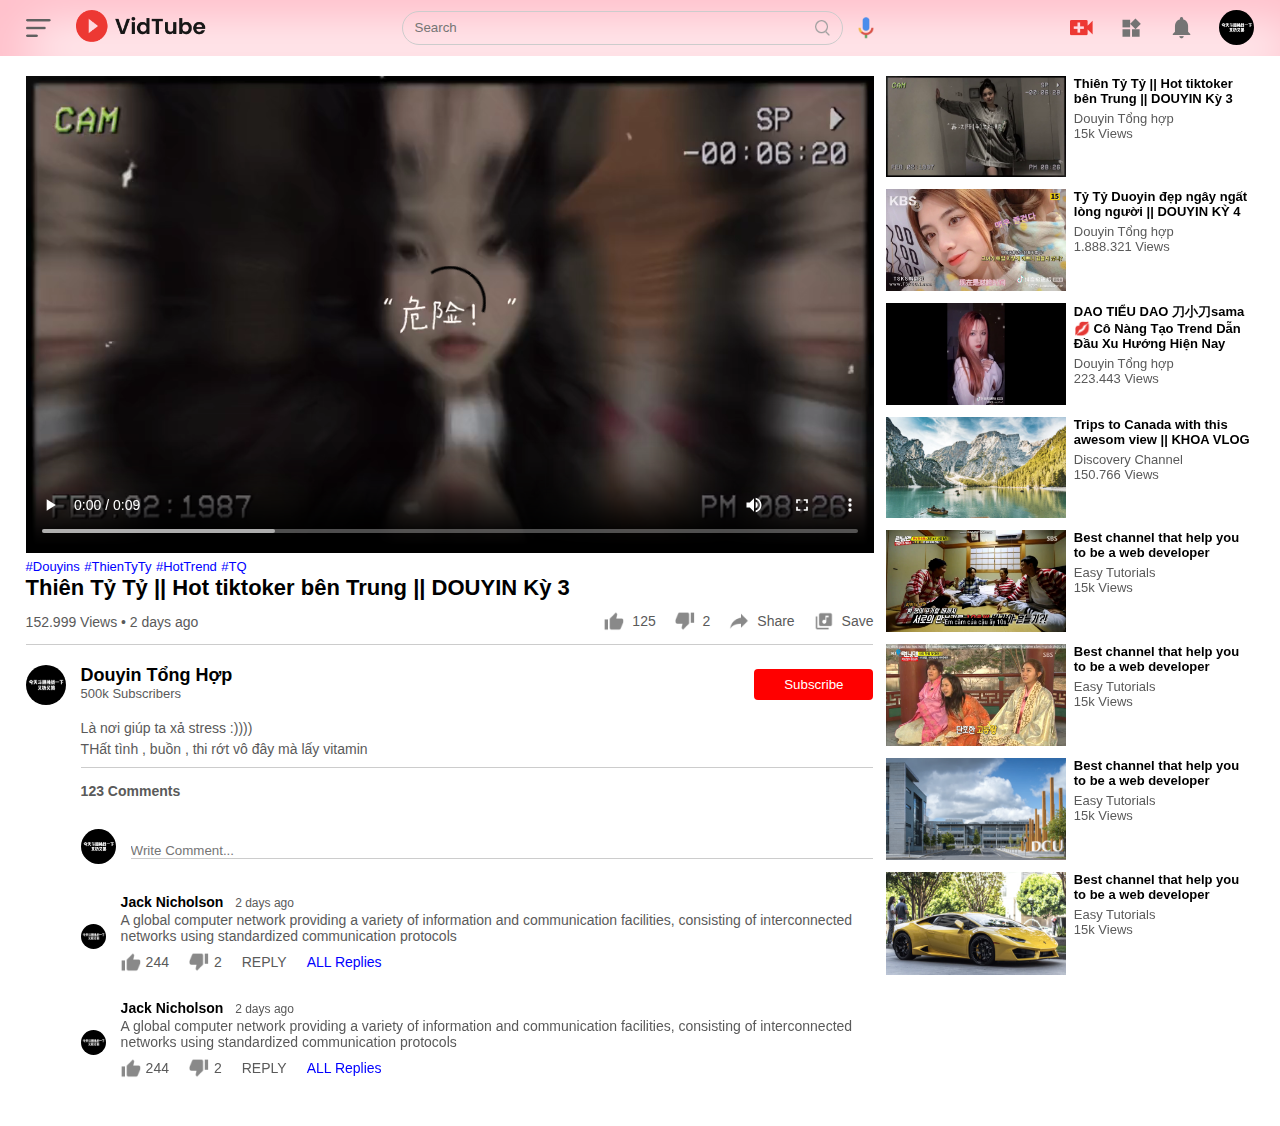
<file: play-video.html>
<!DOCTYPE html>
<html lang="en">
<head>
    <meta charset="UTF-8">
    <meta http-equiv="X-UA-Compatible" content="IE=edge">
    <meta name="viewport" content="width=device-width, initial-scale=1.0">
    <title>Play Video- Easy Tutorials YouTube Channel</title>
    <link rel="stylesheet" href="style.css">
</head>
<body>
    <nav class="flex-div">
        <div class="nav-left flex-div">
            <img src="images/menu.png" class="menu-icon">
            <a href="index.html"> <img src="images/logo.png"  class="logo"></a>
            
        </div>
        <div class="nav-middle flex-div">
             <div class="search-box flex-div">
                  <input type="text" placeholder="Search">
                  <img src="images/search.png">
             </div>
             <img src="images/voice-search.png" class="mic-icon">
        </div>
        <div class="nav-right flex-div">
            <img src="images/upload.png">
            <img src="images/more.png">
            <img src="images/notification.png">
            <img src="images/Jack.png" class="user-icon">
        </div>
   </nav>

<div class="container play-container">
    <div class="row">
        <div class="play-video">
            <video controls autoplay>
                <source src="images/duoyin.mp4" type="video/mp4">
            </video>
            <div class="tags">
                <a href="">#Douyins</a> <a href="">#ThienTyTy</a> <a href="">#HotTrend</a> <a href="">#TQ</a>
            </div>
            <h3>Thiên Tỷ Tỷ || Hot tiktoker bên Trung || DOUYIN Kỳ 3</h3>
            <div class="play-video-info">
                <p>152.999 Views &bull; 2 days ago</p>
                <div>
                    <a href=""><img src="images/like.png">125</a>
                    <a href=""><img src="images/dislike.png">2</a>
                    <a href=""><img src="images/share.png">Share</a>
                    <a href=""><img src="images/save.png">Save</a>
                </div>
            </div>
            <hr>
            <div class="plublisher">
                <img src="images/Jack.png">
                <div>
                    <p>Douyin Tổng Hợp</p>
                    <span>500k Subscribers</span>
                </div>
                <button type="button">Subscribe</button>
            </div>
              <div class="vid-description">
                  <p>Là nơi giúp ta xả stress :))))</p>
                  <p>THất tình , buồn , thi rớt vô đây mà lấy vitamin</p>
                  <hr>
                  <h4>123 Comments</h4>

                <div class="add-comment">
                    <img src="images/Jack.png">
                    <input type="text" placeholder="Write Comment...">
                </div>
                  <div class="old-comment">
                    <img src="images/Jack.png">
                    <div>
                        <h3>Jack Nicholson <span>2 days ago</span></h3>
                        <p>A global computer network providing a variety of information and communication facilities, consisting of interconnected networks using standardized communication protocols</p>
                    <div class="acomment-action">
                        <img src="images/like.png">
                        <span>244</span>
                        <img src="images/dislike.png">
                        <span>2</span>
                        <span>REPLY</span>
                        <a href="">ALL Replies</a>
                    </div>
                    </div>
                  </div>
                  <div class="old-comment">
                    <img src="images/Jack.png">
                    <div>
                        <h3>Jack Nicholson <span>2 days ago</span></h3>
                        <p>A global computer network providing a variety of information and communication facilities, consisting of interconnected networks using standardized communication protocols</p>
                    <div class="acomment-action">
                        <img src="images/like.png">
                        <span>244</span>
                        <img src="images/dislike.png">
                        <span>2</span>
                        <span>REPLY</span>
                        <a href="">ALL Replies</a>
                    </div>
                    </div>
                  </div>


              </div>





        </div>
        <div class="right-sidebar">
            
            <div class="side-video-list">
                <a href="play-video.html" class="small-thumbnail"><img src="images/thumbnail1.png"></a>
                <div class="vid-info">
                    <a href="">Thiên Tỷ Tỷ || Hot tiktoker bên Trung || DOUYIN Kỳ 3</a>
                    <p>Douyin Tổng hợp</p>
                    <p>15k Views</p>
                </div>
            </div>
            <div class="side-video-list">
                <a href="play-video1.html" class="small-thumbnail"><img src="images/thumbnail2.png"></a>
                <div class="vid-info">
                    <a href="play-video1.html">Tỷ Tỷ Duoyin đẹp ngây ngất lòng người || DOUYIN KỲ 4</a>
                    <p>Douyin Tổng hợp</p>
                    <p>1.888.321 Views</p>
                </div>
            </div>
            <div class="side-video-list">
                <a href="play-video2.html" class="small-thumbnail"><img src="images/thumbnail3.png"></a>
                <div class="vid-info">
                    <a href="">DAO TIỂU DAO 刀小刀sama 💋 Cô Nàng Tạo Trend Dẫn Đầu Xu Hướng Hiện Nay</a>
                    <p>Douyin Tổng hợp</p>
                    <p>223.443 Views</p>
                </div>
            </div>
            <div class="side-video-list">
                <a href="play-video3.html" class="small-thumbnail"><img src="images/thumbnail4.png"></a>
                <div class="vid-info">
                    <a href="">Trips to Canada with this awesom view || KHOA VLOG</a>
                    <p>Discovery Channel</p>
                    <p>150.766 Views</p>
                </div>
            </div>
            <div class="side-video-list">
                <a href="" class="small-thumbnail"><img src="images/thumbnail5.png"></a>
                <div class="vid-info">
                    <a href="">Best channel that help you to be a web developer</a>
                    <p>Easy Tutorials</p>
                    <p>15k Views</p>
                </div>
            </div>
            <div class="side-video-list">
                <a href="" class="small-thumbnail"><img src="images/thumbnail6.png"></a>
                <div class="vid-info">
                    <a href="">Best channel that help you to be a web developer</a>
                    <p>Easy Tutorials</p>
                    <p>15k Views</p>
                </div>
            </div>
            <div class="side-video-list">
                <a href="" class="small-thumbnail"><img src="images/thumbnail7.png"></a>
                <div class="vid-info">
                    <a href="">Best channel that help you to be a web developer</a>
                    <p>Easy Tutorials</p>
                    <p>15k Views</p>
                </div>
            </div>
            <div class="side-video-list">
                <a href="" class="small-thumbnail"><img src="images/thumbnail8.png"></a>
                <div class="vid-info">
                    <a href="">Best channel that help you to be a web developer</a>
                    <p>Easy Tutorials</p>
                    <p>15k Views</p>
                </div>
            </div>
        

        </div>
    </div>
</div>








</body>
</html>
</file>
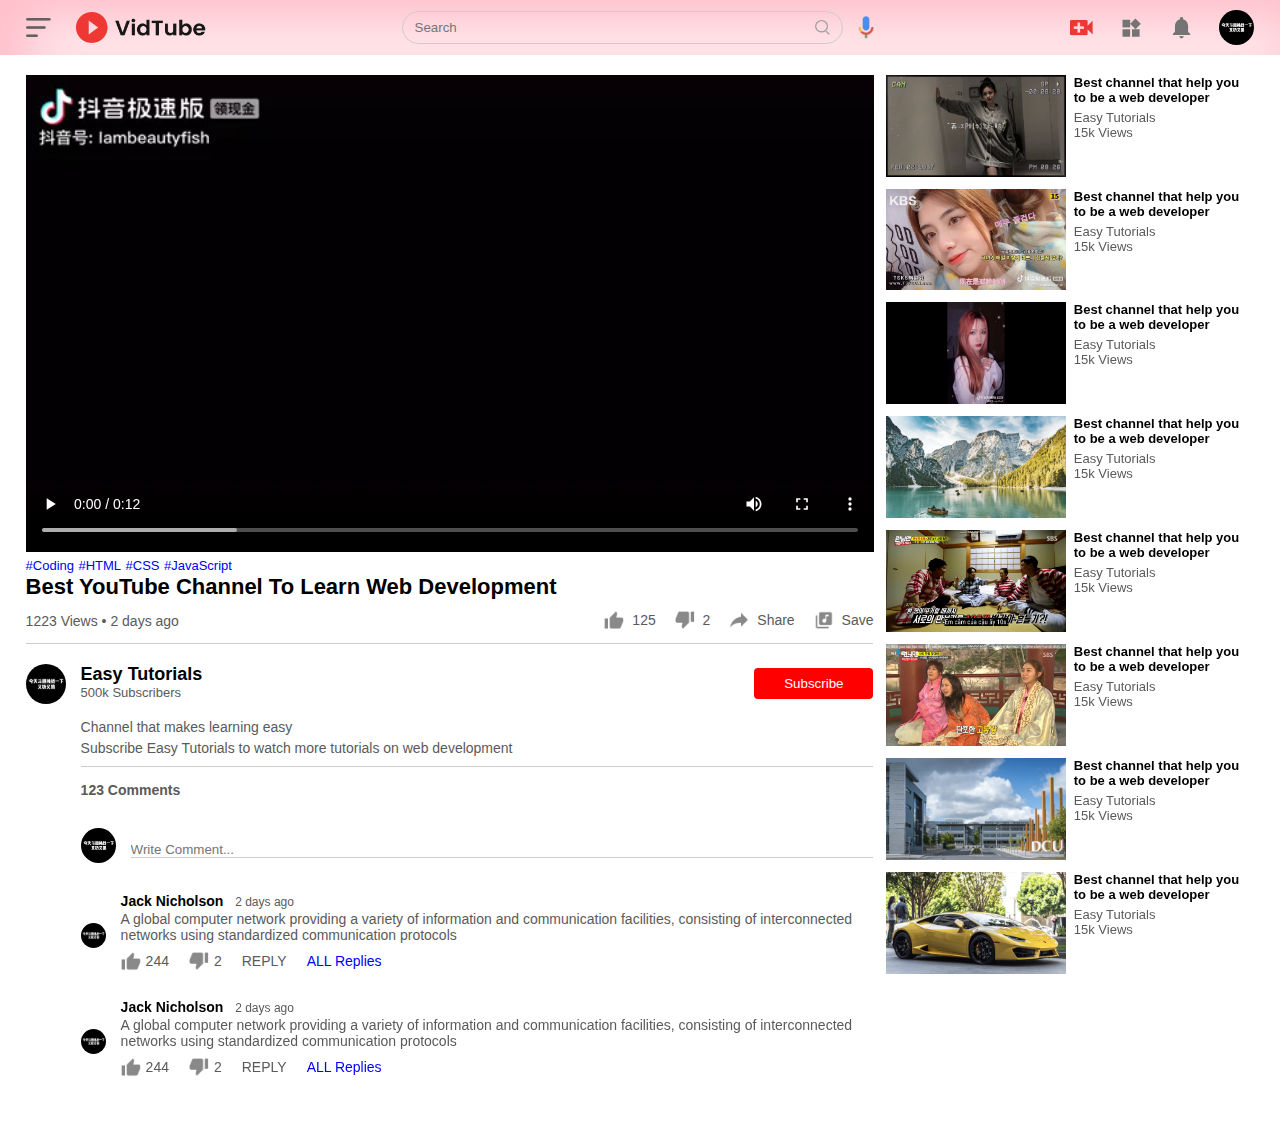
<file: play-video1.html>
<!DOCTYPE html>
<html lang="en">
<head>
    <meta charset="UTF-8">
    <meta http-equiv="X-UA-Compatible" content="IE=edge">
    <meta name="viewport" content="width=device-width, initial-scale=1.0">
    <title>Play Video- Easy Tutorials YouTube Channel</title>
    <link rel="stylesheet" href="style.css">
</head>
<body>
    <nav class="flex-div">
        <div class="nav-left flex-div">
            <img src="images/menu.png" class="menu-icon">
            <img src="images/logo.png" class="logo">
        </div>
        <div class="nav-middle flex-div">
             <div class="search-box flex-div">
                  <input type="text" placeholder="Search">
                  <img src="images/search.png">
             </div>
             <img src="images/voice-search.png" class="mic-icon">
        </div>
        <div class="nav-right flex-div">
            <img src="images/upload.png">
            <img src="images/more.png">
            <img src="images/notification.png">
            <img src="images/Jack.png" class="user-icon">
        </div>
   </nav>

<div class="container play-container">
    <div class="row">
        <div class="play-video">
            <video controls autoplay>
                <source src="images/douyin1.mp4" type="video/mp4">
            </video>
            <div class="tags">
                <a href="">#Coding</a> <a href="">#HTML</a> <a href="">#CSS</a> <a href="">#JavaScript</a>
            </div>
            <h3>Best YouTube Channel To Learn Web Development</h3>
            <div class="play-video-info">
                <p>1223 Views &bull; 2 days ago</p>
                <div>
                    <a href=""><img src="images/like.png">125</a>
                    <a href=""><img src="images/dislike.png">2</a>
                    <a href=""><img src="images/share.png">Share</a>
                    <a href=""><img src="images/save.png">Save</a>
                </div>
            </div>
            <hr>
            <div class="plublisher">
                <img src="images/Jack.png">
                <div>
                    <p>Easy Tutorials</p>
                    <span>500k Subscribers</span>
                </div>
                <button type="button">Subscribe</button>
            </div>
              <div class="vid-description">
                  <p>Channel that makes learning easy</p>
                  <p>Subscribe Easy Tutorials to watch more tutorials on web development</p>
                  <hr>
                  <h4>123 Comments</h4>

                <div class="add-comment">
                    <img src="images/Jack.png">
                    <input type="text" placeholder="Write Comment...">
                </div>
                  <div class="old-comment">
                    <img src="images/Jack.png">
                    <div>
                        <h3>Jack Nicholson <span>2 days ago</span></h3>
                        <p>A global computer network providing a variety of information and communication facilities, consisting of interconnected networks using standardized communication protocols</p>
                    <div class="acomment-action">
                        <img src="images/like.png">
                        <span>244</span>
                        <img src="images/dislike.png">
                        <span>2</span>
                        <span>REPLY</span>
                        <a href="">ALL Replies</a>
                    </div>
                    </div>
                  </div>
                  <div class="old-comment">
                    <img src="images/Jack.png">
                    <div>
                        <h3>Jack Nicholson <span>2 days ago</span></h3>
                        <p>A global computer network providing a variety of information and communication facilities, consisting of interconnected networks using standardized communication protocols</p>
                    <div class="acomment-action">
                        <img src="images/like.png">
                        <span>244</span>
                        <img src="images/dislike.png">
                        <span>2</span>
                        <span>REPLY</span>
                        <a href="">ALL Replies</a>
                
                    </div>
                    </div>
                  </div>


              </div>





        </div>
        <div class="right-sidebar">
            
            <div class="side-video-list">
                <a href="" class="small-thumbnail"><img src="images/thumbnail1.png"></a>
                <div class="vid-info">
                    <a href="">Best channel that help you to be a web developer</a>
                    <p>Easy Tutorials</p>
                    <p>15k Views</p>
                </div>
            </div>
            <div class="side-video-list">
                <a href="" class="small-thumbnail"><img src="images/thumbnail2.png"></a>
                <div class="vid-info">
                    <a href="">Best channel that help you to be a web developer</a>
                    <p>Easy Tutorials</p>
                    <p>15k Views</p>
                </div>
            </div>
            <div class="side-video-list">
                <a href="" class="small-thumbnail"><img src="images/thumbnail3.png"></a>
                <div class="vid-info">
                    <a href="">Best channel that help you to be a web developer</a>
                    <p>Easy Tutorials</p>
                    <p>15k Views</p>
                </div>
            </div>
            <div class="side-video-list">
                <a href="" class="small-thumbnail"><img src="images/thumbnail4.png"></a>
                <div class="vid-info">
                    <a href="">Best channel that help you to be a web developer</a>
                    <p>Easy Tutorials</p>
                    <p>15k Views</p>
                </div>
            </div>
            <div class="side-video-list">
                <a href="" class="small-thumbnail"><img src="images/thumbnail5.png"></a>
                <div class="vid-info">
                    <a href="">Best channel that help you to be a web developer</a>
                    <p>Easy Tutorials</p>
                    <p>15k Views</p>
                </div>
            </div>
            <div class="side-video-list">
                <a href="" class="small-thumbnail"><img src="images/thumbnail6.png"></a>
                <div class="vid-info">
                    <a href="">Best channel that help you to be a web developer</a>
                    <p>Easy Tutorials</p>
                    <p>15k Views</p>
                </div>
            </div>
            <div class="side-video-list">
                <a href="" class="small-thumbnail"><img src="images/thumbnail7.png"></a>
                <div class="vid-info">
                    <a href="">Best channel that help you to be a web developer</a>
                    <p>Easy Tutorials</p>
                    <p>15k Views</p>
                </div>
            </div>
            <div class="side-video-list">
                <a href="" class="small-thumbnail"><img src="images/thumbnail8.png"></a>
                <div class="vid-info">
                    <a href="">Best channel that help you to be a web developer</a>
                    <p>Easy Tutorials</p>
                    <p>15k Views</p>
                </div>
            </div>
        

        </div>
    </div>
</div>








</body>
</html>
</file>
<file: style.css>
*{
    margin: 0;
    padding: 0;
    font-family: "poppins",sans-serif;
    box-sizing: border-box;
}
a{
    text-decoration: none;
    color: #5a5a5a;
}
img{
    cursor: pointer;

}
.flex-div{
    display: flex;
    align-items: center; 
} 
nav{
    padding: 10px 2%;
    justify-content: space-between;
    box-shadow: 20px 20px 50px 10px pink inset;
    background: #fff;
    position: sticky;
    top:0;
    z-index: 10;
}
.nav-right img{
      width: 25px;
      margin-right: 25px;
}
.nav-right .user-icon{
    width: 35px;
    border-radius: 50%;
    margin-right: 0;
}
.nav-left .menu-icon{
    width: 25px;
    margin-right: 25px;

}
.nav-left .logo{
    width: 130px;

}
.nav-middle .mic-icon{
    width: 16px;

}
.nav-middle .search-box{
    border: 1px solid #ccc;
    margin-right: 15px;
    padding: 8px 12px;
    border-radius: 25px;
    
}
.nav-middle .search-box input{
    width: 400px;
    border: 0;
    outline: 0;
    background: transparent;
}
.nav-middle .search-box img{
    width: 15px;
}

/*--------------sidebar-------------*/
 
.sidebar{
    background: #ffe7fbe6;
    width: 15%;
    height: 100vh;
    position: fixed;
    top: 0;
    padding-left: 2%;
    padding-top: 80px;
}
.shortcut-links a img{
    width: 20px;
    margin-right: 20px;
}
.shortcut-links a{
    display: flex;
    align-items: center;
    margin-bottom: 20px;
    width: fit-content;
    flex-wrap: wrap;
}
.shortcut-links a:first-child{
    color: #ed3833 ;
}
.sidebar hr{
    border: 0;
    height: 1px;
    background: #ccc;
    width: 85%;

}
.subscribed-list h3{
    font-size: 13px;
    margin: 20px 0;
    color:#5a5a5a;
}
.subscribed-list a{
    display: flex;
    align-items: center;
    margin-bottom: 20px;
    width: fit-content;
    flex-wrap: wrap;
}
.subscribed-list a img{
    width: 25px;
    border-radius: 50%;
    margin-right: 20px;
}
.small-sidebar{
    width: 5%;
}
.small-sidebar a p{
    display: none;
}
.small-sidebar h3{
    display: none;
}
.small-sidebar hr{
    width: 50%;
    margin-bottom: 25px;
}
/*---------------main--------------*/
.container{
    background:  #fff;
    padding-left: 17%;
    padding-right: 2%;
    padding-top: 20px;
    padding-bottom: 20px;

}
.large-container{
    padding-left: 7%;
}
.banner{
    width: 100%;
    
}
.banner img{
    
    border-radius:  8px;
    width:100%;
}
.list-container{
    display: grid;
    grid-template-columns: repeat(auto-fit,minmax(250px,1fr));
    grid-column-gap: 16px;
    grid-row-gap: 30px;
    margin-top: 15px;
}
.vid-list .thumbnail{
    width: 100%;
    border-radius: 5px;
}
.vid-list .flex-div{
    align-items: flex-start;
    margin-top: 7px;
}
.vid-list .flex-div img{
    width: 35px;
    margin-right: 10px;
    border-radius: 50%;

}
.vid-info{
    color:#5a5a5a;
    font-size: 13px;
}
.vid-info a{
    color: #000;
    font-weight: 600;
    display: block;
    margin-bottom: 5px;

}


@media (max-width:900px){
    .menu-icon{
        display: none;
    }
    .sidebar{
        display: none;
    }
    .container, .large-container{
        padding-left: 5%;
        padding-right: 5%;
    }
    .nav-right img{
        display: none;
    }
    .nav-right .user-icon{
        display: block;
        width: 30px;
    }
    .nav-middle .search-box input{
        width: 100px;
    }
    .nav-middle .mic-icon{
        display: none;
    }
    .logo{
        width: 90px;
    }

}



/*-----------play video page----------*/
.play-container{
    padding-left: 2%;
}
.row{
    display: flex;
    justify-content: space-between;
    flex-wrap:wrap ;
}
.play-video{
    flex-basis: 69%;
}
.right-sidebar{
    flex-basis: 30%;
}
.play-video video{
    width: 100%;
}
.side-video-list{
    display: flex;
    justify-content: space-between;
    margin-bottom: 8px;

}
.side-video-list img{
    width: 100%;
}
.side-video-list .small-thumbnail{
    flex-basis: 49%;
}
.side-video-list .vid-info{
    flex-basis: 49%;
} 
.play-video .tags a{
    color:#0000ff;
    font-size: 13px;

}
.play-video h3{
    font-weight: 600;
    font-size: 22px;
}
.play-video .play-video-info{
    display: flex;
    align-items: center;
    justify-content: space-between;
    flex-wrap: wrap;
    margin-top: 10px;
    font-size: 14px;
    color:#5a5a5a;
}
.play-video .play-video-info a img{
    width: 20px;
    margin-right: 8px;

}
.play-video .play-video-info a {
    display: inline-flex;
    align-items: center;
    margin-left: 15px;
}
.play-video hr{
    border: 0;
    height: 1px;
    background: #ccc;
    margin: 10px 0;
}
.plublisher{
    display: flex;
    align-items: center;
    margin-top: 20px;
}
.plublisher div{
    flex:1;
    line-height: 18px;

}
.plublisher img{
    width: 40px;
    border-radius: 50%;
    margin-right: 15px;

}
.plublisher div p{
    color:#000;
    font-weight: 600;
    font-size: 18px;

}
.plublisher div span{
    font-size: 13px;
    color:#5a5a5a;
}
.plublisher button{
    background: red;
    color:#fff;
    padding:8px 30px;
    border:0;
    outline: 0;
    border-radius: 4px;
    cursor: pointer;

}
.vid-description{
    padding-left: 55px;
    margin: 15px 0;
}
.vid-description p{
    font-size: 14px;
    margin-bottom: 5px;
    color:#5a5a5a;

}
.vid-description h4{
    font-size:14px;
    color:#5a5a5a;
    margin-top: 15px;
}
.add-comment{
    display: flex;
    align-items: center;
    margin: 30px 0;
}
.add-comment img{
    width: 35px;
    border-radius: 50%;
    margin-right: 15px;

}
.add-comment input{
    border:0;
    outline:0;
    border-bottom: 1px solid #ccc;
    width: 100%;
    padding-top: 10px;
    background: transparent;
}
.old-comment {
    display: flex;
    align-items: center;
    margin: 20px 0;
}
.old-comment img{
    width: 25px;
    border-radius: 50%;
    margin-right: 15px;
}
.old-comment h3{
    font-size:14px;
    margin-bottom: 2px;

}
.old-comment h3 span{
    font-size:12px;
    color:#5a5a5a;
    font-weight: 500;
    margin-left: 8px;
}
.old-comment .acomment-action{
    display: flex;
    align-items: center;
    margin: 8px 0;
    font-size: 14px;
}
.old-comment .acomment-action img{
    border-radius: 0;
    width: 20px;
    margin-right: 5px;
}
.old-comment .acomment-action span{
    margin-right: 20px;
    color:#5a5a5a;
}
.old-comment .acomment-action a{
    color:#0000ff; 
}

@media(max-width:900px){
    .play-video{
        flex-basis: 100%;
    }
    .right-sidebar{
        flex-basis: 100%;
    }
    .play-container{
        padding-left: 5%;
    }
    .vid-description{
        padding-left: 0;
    }
    .play-video .play-video-info a{
        margin-left: 0;
        margin-right: 15px;
        margin-top: 15px;
    }
}
</file>
